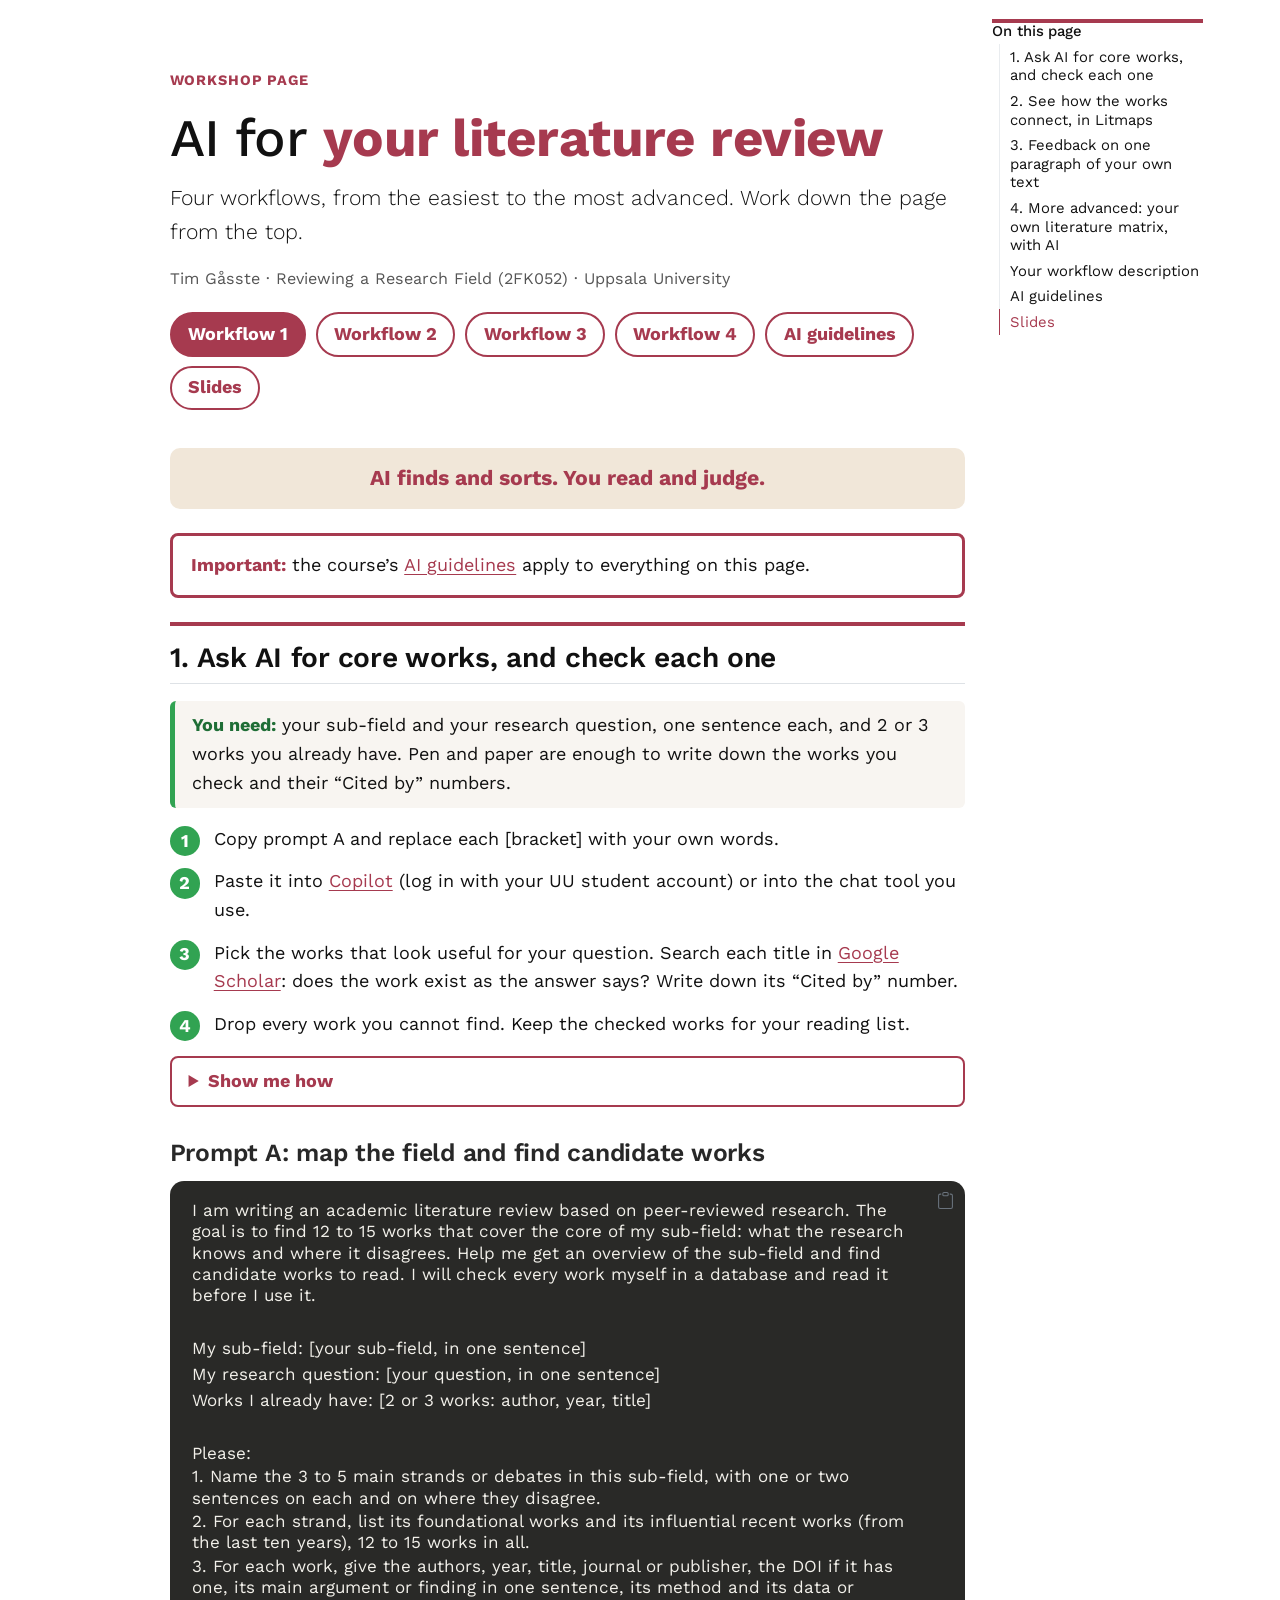
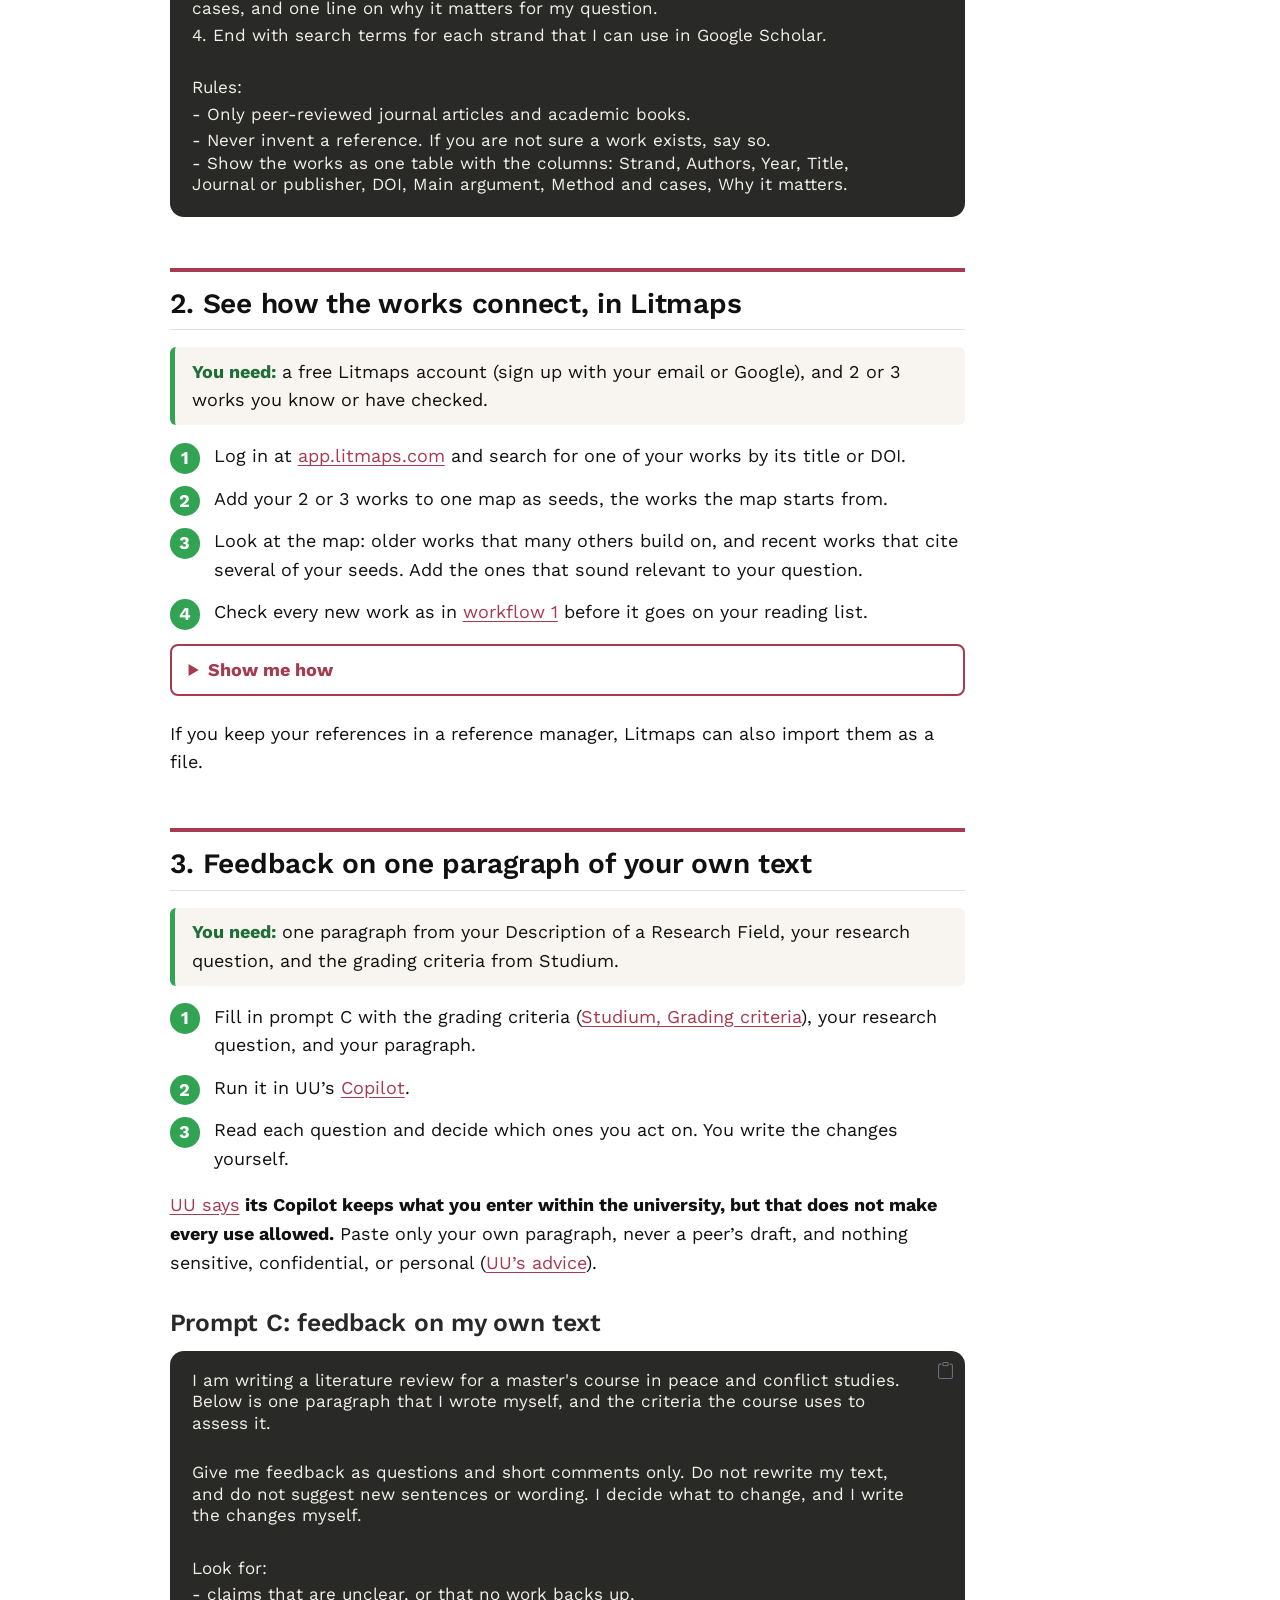
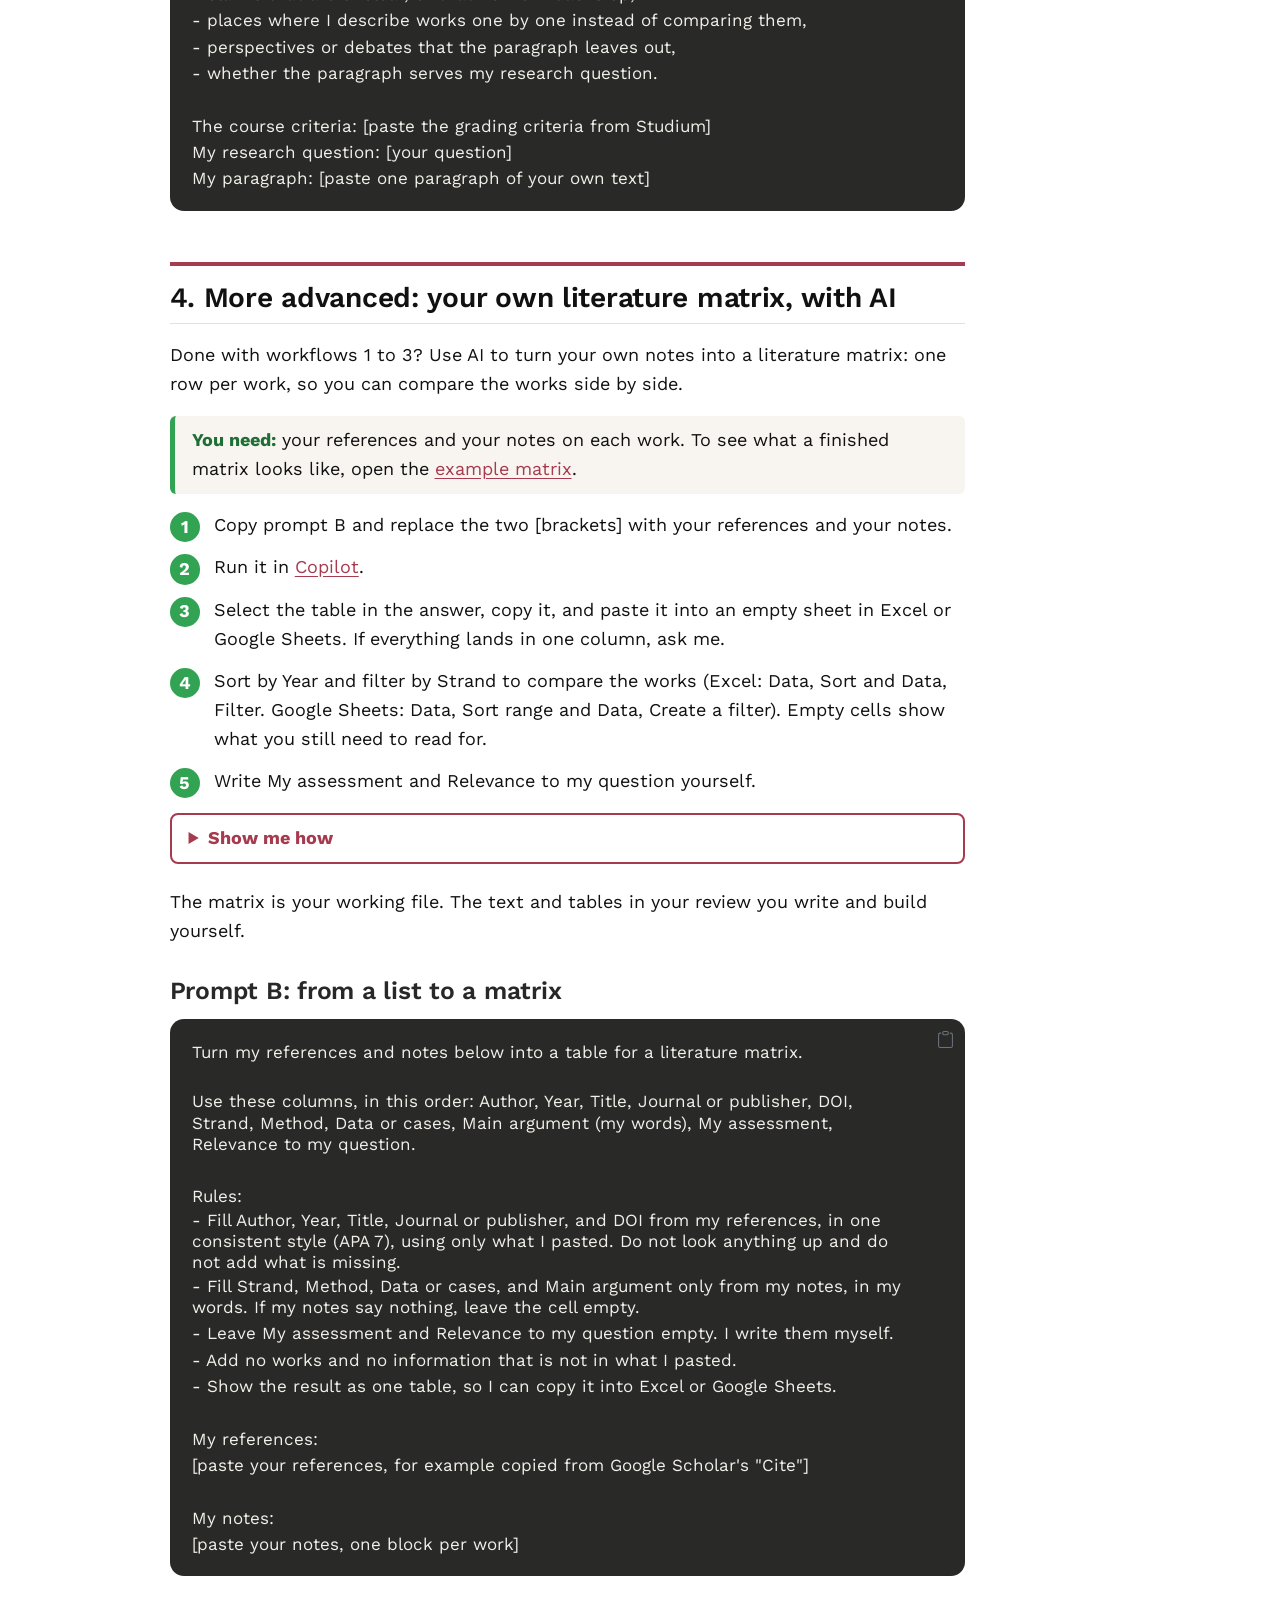
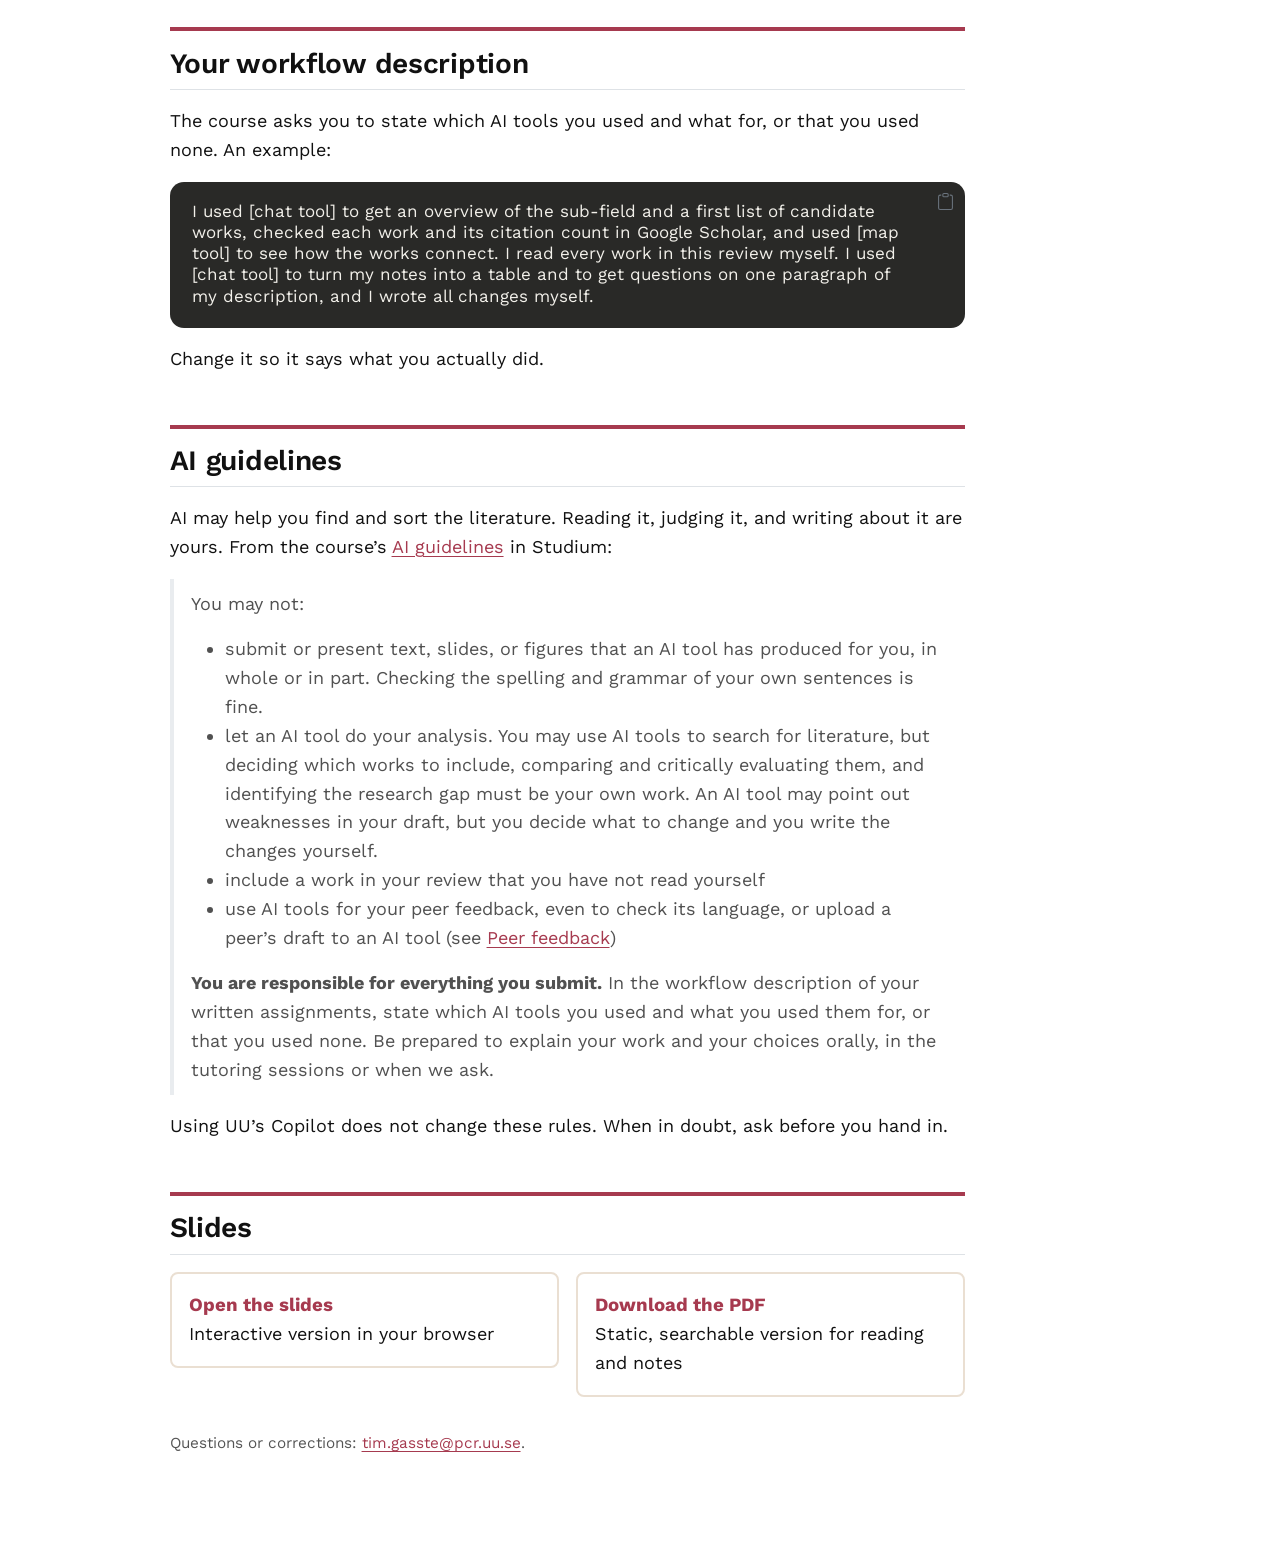
<file: docs/index.html>
<!DOCTYPE html>
<html xmlns="http://www.w3.org/1999/xhtml" lang="en" xml:lang="en"><head>

<meta charset="utf-8">
<meta name="generator" content="quarto-1.11.9">

<meta name="viewport" content="width=device-width, initial-scale=1.0, user-scalable=yes">


<title>AI for your literature review – AI workshop · Reviewing a Research Field</title>
<style>
/* Default styles provided by pandoc.
** See https://pandoc.org/MANUAL.html#variables-for-html for config info.
*/
span.smallcaps{font-variant: small-caps;}
div.columns{display: flex; gap: 1.5em;}
div.column{flex: auto;}
@media screen {
div.columns{gap: min(4vw, 1.5em);}
div.column{overflow-x: auto;}
}
div.hanging-indent{margin-left: 1.5em; text-indent: -1.5em;}
ul.task-list{list-style: none;}
ul.task-list li input[type="checkbox"] {
  width: 0.8em;
  margin: 0 0.8em 0.2em -1em; /* quarto-specific, see https://github.com/quarto-dev/quarto-cli/issues/4556 */ 
  vertical-align: middle;
}
/* CSS for syntax highlighting */
html { -webkit-text-size-adjust: 100%; }
pre > code.sourceCode { white-space: pre; position: relative; }
pre > code.sourceCode > span { display: inline-block; line-height: 1.25; }
pre > code.sourceCode > span:empty { height: 1.2em; }
.sourceCode { overflow: visible; }
code.sourceCode > span { color: inherit; text-decoration: inherit; }
div.sourceCode { margin: 1em 0; }
pre.sourceCode { margin: 0; }
@media screen {
div.sourceCode { overflow: auto; }
}
@media print {
pre > code.sourceCode { white-space: pre-wrap; }
pre > code.sourceCode > span { text-indent: -5em; padding-left: 5em; }
}
pre.numberSource code
  { counter-reset: source-line 0; }
pre.numberSource code > span
  { position: relative; left: -4em; counter-increment: source-line; }
pre.numberSource code > span > a:first-child::before
  { content: counter(source-line);
    position: relative; left: -1em; text-align: right; vertical-align: baseline;
    border: none; display: inline-block;
    -webkit-touch-callout: none; -webkit-user-select: none;
    -khtml-user-select: none; -moz-user-select: none;
    -ms-user-select: none; user-select: none;
    padding: 0 4px; width: 4em;
  }
pre.numberSource { margin-left: 3em;  padding-left: 4px; }
div.sourceCode
  {   }
@media screen {
pre > code.sourceCode > span > a:first-child::before { text-decoration: underline; }
}
</style>


<script src="site_libs/quarto-nav/quarto-nav.js"></script>
<script src="site_libs/clipboard/clipboard.min.js"></script>
<script src="site_libs/quarto-html/quarto.js" type="module"></script>
<script src="site_libs/quarto-html/tabsets/tabsets.js" type="module"></script>
<script src="site_libs/quarto-html/scrollable-regions/scrollable-regions.js" type="module"></script>
<script src="site_libs/quarto-html/popper.min.js"></script>
<script src="site_libs/quarto-html/tippy.umd.min.js"></script>
<script src="site_libs/quarto-html/anchor.min.js"></script>
<link href="site_libs/quarto-html/tippy.css" rel="stylesheet">
<link href="site_libs/quarto-html/quarto-syntax-highlighting-5de16f5e46225c21e2daa90d340bf64f.css" rel="stylesheet" id="quarto-text-highlighting-styles">
<script src="site_libs/bootstrap/bootstrap.min.js"></script>
<link href="site_libs/bootstrap/bootstrap-icons.css" rel="stylesheet">
<link href="site_libs/bootstrap/bootstrap-69ed1a91e5d5b56ee2636c7a17d0eeaf.min.css" rel="stylesheet" append-hash="true" id="quarto-bootstrap" data-mode="light">
<script id="quarto-search-options" type="application/json">{
  "language": {
    "search-no-results-text": "No results",
    "search-matching-documents-text": "matching documents",
    "search-copy-link-title": "Copy link to search",
    "search-hide-matches-text": "Hide additional matches",
    "search-more-match-text": "more match in this document",
    "search-more-matches-text": "more matches in this document",
    "search-clear-button-title": "Clear",
    "search-text-placeholder": "",
    "search-detached-cancel-button-title": "Cancel",
    "search-submit-button-title": "Submit",
    "search-label": "Search"
  }
}</script>
<style>html{ scroll-behavior: smooth; }</style>


<link rel="stylesheet" href="assets/fonts.css">
</head>

<body class="quarto-light"><a id="quarto-skip-link" class="visually-hidden-focusable" href="#quarto-document-content">Skip to main content</a>

<div id="quarto-search-results"></div>
<!-- content -->
<div id="quarto-content" class="quarto-container page-columns page-rows-contents page-layout-article">
<!-- sidebar -->
<!-- margin-sidebar -->
    <div id="quarto-margin-sidebar" class="sidebar margin-sidebar">
        <nav id="TOC" role="doc-toc" aria-labelledby="toc-title" class="toc-active">
    <h2 id="toc-title">On this page</h2>
   
  <ul>
  <li><a href="#workflow-1" id="toc-workflow-1" class="nav-link active" data-scroll-target="#workflow-1">1. Ask AI for core works, and check each one</a></li>
  <li><a href="#workflow-2" id="toc-workflow-2" class="nav-link" data-scroll-target="#workflow-2">2. See how the works connect, in Litmaps</a></li>
  <li><a href="#workflow-3" id="toc-workflow-3" class="nav-link" data-scroll-target="#workflow-3">3. Feedback on one paragraph of your own text</a></li>
  <li><a href="#workflow-4" id="toc-workflow-4" class="nav-link" data-scroll-target="#workflow-4">4. More advanced: your own literature matrix, with AI</a></li>
  <li><a href="#take-home" id="toc-take-home" class="nav-link" data-scroll-target="#take-home">Your workflow description</a></li>
  <li><a href="#rule" id="toc-rule" class="nav-link" data-scroll-target="#rule">AI guidelines</a></li>
  <li><a href="#slides" id="toc-slides" class="nav-link" data-scroll-target="#slides">Slides</a></li>
  </ul>
</nav>
    </div>
<!-- main -->
<main class="content" id="quarto-document-content" tabindex="-1">

<header id="title-block-header" class="quarto-title-block default">
<div class="quarto-title">
<h1 class="title">AI for your literature review</h1>
</div>



<div class="quarto-title-meta">

    
  
    
  </div>
  


</header>


<div class="hero">
<div class="kicker">
<p>Workshop page</p>
</div>
<section id="ai-for-your-literature-review" class="level1">
<h1>AI for <strong>your literature review</strong></h1>
<div class="lead">
<p>Four workflows, from the easiest to the most advanced. Work down the page from the top.</p>
</div>
<div class="byline">
<p>Tim Gåsste · Reviewing a Research Field (2FK052) · Uppsala University</p>
</div>
<div class="jump">
<p><a href="#workflow-1" class="primary">Workflow 1</a> <a href="#workflow-2">Workflow 2</a> <a href="#workflow-3">Workflow 3</a> <a href="#workflow-4">Workflow 4</a> <a href="#rule">AI guidelines</a> <a href="#slides">Slides</a></p>
</div>
</section>
</div>
<div class="idea">
<p><strong>AI finds and sorts. You read and judge.</strong></p>
</div>
<div class="notice">
<p><strong>Important:</strong> the course’s <a href="#rule">AI guidelines</a> apply to everything on this page.</p>
</div>
<section id="workflow-1" class="level2">
<h2 class="anchored" data-anchor-id="workflow-1">1. Ask AI for core works, and check each one</h2>
<div class="need">
<p><strong>You need:</strong> your sub-field and your research question, one sentence each, and 2 or 3 works you already have. Pen and paper are enough to write down the works you check and their “Cited by” numbers.</p>
</div>
<div class="steps">
<ol type="1">
<li>Copy prompt A and replace each [bracket] with your own words.</li>
<li>Paste it into <a href="https://m365.cloud.microsoft/chat">Copilot</a> (log in with your UU student account) or into the chat tool you use.</li>
<li>Pick the works that look useful for your question. Search each title in <a href="https://scholar.google.com">Google Scholar</a>: does the work exist as the answer says? Write down its “Cited by” number.</li>
<li>Drop every work you cannot find. Keep the checked works for your reading list.</li>
</ol>
</div>
<details class="howto">
<summary>
Show me how
</summary>
<div class="quarto-figure quarto-figure-center">
<figure class="figure">
<p><img src="assets/howto/copilot-1-paste.png" class="img-fluid figure-img" alt="Copilot with a new chat, the prompt pasted in the box, and the send button marked"></p>
<figcaption>Start a new chat, paste the prompt, and send.</figcaption>
</figure>
</div>
<div class="quarto-figure quarto-figure-center">
<figure class="figure">
<p><img src="assets/howto/copilot-2-answer.png" class="img-fluid figure-img" alt="Copilot's answer: a table whose first columns are Strand, Authors, Year, and Title, the Title column marked, and an arrow to scroll right for more columns"></p>
<figcaption>Part of the answer is a table of works. Search each title in Google Scholar.</figcaption>
</figure>
</div>
</details>
<section id="prompt-a" class="level3 unlisted">
<h3 class="unlisted anchored" data-anchor-id="prompt-a">Prompt A: map the field and find candidate works</h3>
<div class="code-copy-outer-scaffold"><div class="sourceCode" id="cb1"><pre class="sourceCode markdown prompt code-with-copy"><code class="sourceCode markdown"><span id="cb1-1"><a href="#cb1-1" aria-hidden="true" tabindex="-1"></a>I am writing an academic literature review based on peer-reviewed research. The goal is to find 12 to 15 works that cover the core of my sub-field: what the research knows and where it disagrees. Help me get an overview of the sub-field and find candidate works to read. I will check every work myself in a database and read it before I use it.</span>
<span id="cb1-2"><a href="#cb1-2" aria-hidden="true" tabindex="-1"></a></span>
<span id="cb1-3"><a href="#cb1-3" aria-hidden="true" tabindex="-1"></a>My sub-field: <span class="co">[</span><span class="ot">your sub-field, in one sentence</span><span class="co">]</span></span>
<span id="cb1-4"><a href="#cb1-4" aria-hidden="true" tabindex="-1"></a>My research question: <span class="co">[</span><span class="ot">your question, in one sentence</span><span class="co">]</span></span>
<span id="cb1-5"><a href="#cb1-5" aria-hidden="true" tabindex="-1"></a>Works I already have: <span class="co">[</span><span class="ot">2 or 3 works: author, year, title</span><span class="co">]</span></span>
<span id="cb1-6"><a href="#cb1-6" aria-hidden="true" tabindex="-1"></a></span>
<span id="cb1-7"><a href="#cb1-7" aria-hidden="true" tabindex="-1"></a>Please:</span>
<span id="cb1-8"><a href="#cb1-8" aria-hidden="true" tabindex="-1"></a><span class="ss">1. </span>Name the 3 to 5 main strands or debates in this sub-field, with one or two sentences on each and on where they disagree.</span>
<span id="cb1-9"><a href="#cb1-9" aria-hidden="true" tabindex="-1"></a><span class="ss">2. </span>For each strand, list its foundational works and its influential recent works (from the last ten years), 12 to 15 works in all.</span>
<span id="cb1-10"><a href="#cb1-10" aria-hidden="true" tabindex="-1"></a><span class="ss">3. </span>For each work, give the authors, year, title, journal or publisher, the DOI if it has one, its main argument or finding in one sentence, its method and its data or cases, and one line on why it matters for my question.</span>
<span id="cb1-11"><a href="#cb1-11" aria-hidden="true" tabindex="-1"></a><span class="ss">4. </span>End with search terms for each strand that I can use in Google Scholar.</span>
<span id="cb1-12"><a href="#cb1-12" aria-hidden="true" tabindex="-1"></a></span>
<span id="cb1-13"><a href="#cb1-13" aria-hidden="true" tabindex="-1"></a>Rules:</span>
<span id="cb1-14"><a href="#cb1-14" aria-hidden="true" tabindex="-1"></a><span class="ss">- </span>Only peer-reviewed journal articles and academic books.</span>
<span id="cb1-15"><a href="#cb1-15" aria-hidden="true" tabindex="-1"></a><span class="ss">- </span>Never invent a reference. If you are not sure a work exists, say so.</span>
<span id="cb1-16"><a href="#cb1-16" aria-hidden="true" tabindex="-1"></a><span class="ss">- </span>Show the works as one table with the columns: Strand, Authors, Year, Title, Journal or publisher, DOI, Main argument, Method and cases, Why it matters.</span></code></pre></div><button title="Copy to Clipboard" class="code-copy-button"><i class="bi"></i></button></div>
</section>
</section>
<section id="workflow-2" class="level2">
<h2 class="anchored" data-anchor-id="workflow-2">2. See how the works connect, in Litmaps</h2>
<div class="need">
<p><strong>You need:</strong> a free Litmaps account (sign up with your email or Google), and 2 or 3 works you know or have checked.</p>
</div>
<div class="steps">
<ol type="1">
<li>Log in at <a href="https://app.litmaps.com/">app.litmaps.com</a> and search for one of your works by its title or DOI.</li>
<li>Add your 2 or 3 works to one map as seeds, the works the map starts from.</li>
<li>Look at the map: older works that many others build on, and recent works that cite several of your seeds. Add the ones that sound relevant to your question.</li>
<li>Check every new work as in <a href="#workflow-1">workflow 1</a> before it goes on your reading list.</li>
</ol>
</div>
<details class="howto">
<summary>
Show me how
</summary>
<div class="quarto-figure quarto-figure-center">
<figure class="figure">
<p><img src="assets/howto/litmaps-1-search.png" class="img-fluid figure-img" alt="Litmaps search results with the search box and the tick boxes of two works marked"></p>
<figcaption>Search for your work by its title, and tick your 2 or 3 works. Then add them to one map.</figcaption>
</figure>
</div>
<div class="quarto-figure quarto-figure-center">
<figure class="figure">
<p><img src="assets/howto/litmaps-2-map.png" class="img-fluid figure-img" alt="A Litmaps map with dark dots for the works on it, one marked, and an open circle in the blue ring marked"></p>
<figcaption>Your map: your works are the dark dots, suggestions are the open circles in the blue ring.</figcaption>
</figure>
</div>
<div class="quarto-figure quarto-figure-center">
<figure class="figure">
<p><img src="assets/howto/litmaps-3-add.png" class="img-fluid figure-img" alt="Litmaps with a suggestion selected on the map and its Add to Litmap button marked"></p>
<figcaption>Click a suggestion to read about it, then Add to Litmap. Check it first, as in workflow 1: this one is a 1994 book review in Contemporary Sociology, not Gambetta’s book itself.</figcaption>
</figure>
</div>
</details>
<p>If you keep your references in a reference manager, Litmaps can also import them as a file.</p>
</section>
<section id="workflow-3" class="level2">
<h2 class="anchored" data-anchor-id="workflow-3">3. Feedback on one paragraph of your own text</h2>
<div class="need">
<p><strong>You need:</strong> one paragraph from your Description of a Research Field, your research question, and the grading criteria from Studium.</p>
</div>
<div class="steps">
<ol type="1">
<li>Fill in prompt C with the grading criteria (<a href="https://uppsala.instructure.com/courses/121481/pages/grading-criteria">Studium, Grading criteria</a>), your research question, and your paragraph.</li>
<li>Run it in UU’s <a href="https://m365.cloud.microsoft/chat">Copilot</a>.</li>
<li>Read each question and decide which ones you act on. You write the changes yourself.</li>
</ol>
</div>
<p><strong><a href="https://www.uu.se/en/students/it-for-students/software/ai-tool">UU says</a> its Copilot keeps what you enter within the university, but that does not make every use allowed.</strong> Paste only your own paragraph, never a peer’s draft, and nothing sensitive, confidential, or personal (<a href="https://www.uu.se/en/students/it-for-students/generative-ai-and-studies">UU’s advice</a>).</p>
<section id="prompt-c" class="level3 unlisted">
<h3 class="unlisted anchored" data-anchor-id="prompt-c">Prompt C: feedback on my own text</h3>
<div class="code-copy-outer-scaffold"><div class="sourceCode" id="cb2"><pre class="sourceCode markdown prompt code-with-copy"><code class="sourceCode markdown"><span id="cb2-1"><a href="#cb2-1" aria-hidden="true" tabindex="-1"></a>I am writing a literature review for a master's course in peace and conflict studies. Below is one paragraph that I wrote myself, and the criteria the course uses to assess it.</span>
<span id="cb2-2"><a href="#cb2-2" aria-hidden="true" tabindex="-1"></a></span>
<span id="cb2-3"><a href="#cb2-3" aria-hidden="true" tabindex="-1"></a>Give me feedback as questions and short comments only. Do not rewrite my text, and do not suggest new sentences or wording. I decide what to change, and I write the changes myself.</span>
<span id="cb2-4"><a href="#cb2-4" aria-hidden="true" tabindex="-1"></a></span>
<span id="cb2-5"><a href="#cb2-5" aria-hidden="true" tabindex="-1"></a>Look for:</span>
<span id="cb2-6"><a href="#cb2-6" aria-hidden="true" tabindex="-1"></a><span class="ss">- </span>claims that are unclear, or that no work backs up,</span>
<span id="cb2-7"><a href="#cb2-7" aria-hidden="true" tabindex="-1"></a><span class="ss">- </span>places where I describe works one by one instead of comparing them,</span>
<span id="cb2-8"><a href="#cb2-8" aria-hidden="true" tabindex="-1"></a><span class="ss">- </span>perspectives or debates that the paragraph leaves out,</span>
<span id="cb2-9"><a href="#cb2-9" aria-hidden="true" tabindex="-1"></a><span class="ss">- </span>whether the paragraph serves my research question.</span>
<span id="cb2-10"><a href="#cb2-10" aria-hidden="true" tabindex="-1"></a></span>
<span id="cb2-11"><a href="#cb2-11" aria-hidden="true" tabindex="-1"></a>The course criteria: <span class="co">[</span><span class="ot">paste the grading criteria from Studium</span><span class="co">]</span></span>
<span id="cb2-12"><a href="#cb2-12" aria-hidden="true" tabindex="-1"></a>My research question: <span class="co">[</span><span class="ot">your question</span><span class="co">]</span></span>
<span id="cb2-13"><a href="#cb2-13" aria-hidden="true" tabindex="-1"></a>My paragraph: <span class="co">[</span><span class="ot">paste one paragraph of your own text</span><span class="co">]</span></span></code></pre></div><button title="Copy to Clipboard" class="code-copy-button"><i class="bi"></i></button></div>
</section>
</section>
<section id="workflow-4" class="level2">
<h2 class="anchored" data-anchor-id="workflow-4">4. More advanced: your own literature matrix, with AI</h2>
<p>Done with workflows 1 to 3? Use AI to turn your own notes into a literature matrix: one row per work, so you can compare the works side by side.</p>
<div class="need">
<p><strong>You need:</strong> your references and your notes on each work. To see what a finished matrix looks like, open the <a href="downloads/literature-matrix-criminal-governance.xlsx">example matrix</a>.</p>
</div>
<div class="steps">
<ol type="1">
<li>Copy prompt B and replace the two [brackets] with your references and your notes.</li>
<li>Run it in <a href="https://m365.cloud.microsoft/chat">Copilot</a>.</li>
<li>Select the table in the answer, copy it, and paste it into an empty sheet in Excel or Google Sheets. If everything lands in one column, ask me.</li>
<li>Sort by Year and filter by Strand to compare the works (Excel: Data, Sort and Data, Filter. Google Sheets: Data, Sort range and Data, Create a filter). Empty cells show what you still need to read for.</li>
<li>Write My assessment and Relevance to my question yourself.</li>
</ol>
</div>
<details class="howto">
<summary>
Show me how
</summary>
<div class="quarto-figure quarto-figure-center">
<figure class="figure">
<p><img src="assets/howto/excel-1-paste.png" class="img-fluid figure-img" alt="Excel with the pasted table, cell A1 marked, and every column in its own column"></p>
<figcaption>Copy the table from Copilot’s answer, click cell A1 in an empty sheet, and paste. Long text runs on over empty cells. Click a cell to see what it holds.</figcaption>
</figure>
</div>
</details>
<p>The matrix is your working file. The text and tables in your review you write and build yourself.</p>
<section id="prompt-b" class="level3 unlisted">
<h3 class="unlisted anchored" data-anchor-id="prompt-b">Prompt B: from a list to a matrix</h3>
<div class="code-copy-outer-scaffold"><div class="sourceCode" id="cb3"><pre class="sourceCode markdown prompt code-with-copy"><code class="sourceCode markdown"><span id="cb3-1"><a href="#cb3-1" aria-hidden="true" tabindex="-1"></a>Turn my references and notes below into a table for a literature matrix.</span>
<span id="cb3-2"><a href="#cb3-2" aria-hidden="true" tabindex="-1"></a></span>
<span id="cb3-3"><a href="#cb3-3" aria-hidden="true" tabindex="-1"></a>Use these columns, in this order: Author, Year, Title, Journal or publisher, DOI, Strand, Method, Data or cases, Main argument (my words), My assessment, Relevance to my question.</span>
<span id="cb3-4"><a href="#cb3-4" aria-hidden="true" tabindex="-1"></a></span>
<span id="cb3-5"><a href="#cb3-5" aria-hidden="true" tabindex="-1"></a>Rules:</span>
<span id="cb3-6"><a href="#cb3-6" aria-hidden="true" tabindex="-1"></a><span class="ss">- </span>Fill Author, Year, Title, Journal or publisher, and DOI from my references, in one consistent style (APA 7), using only what I pasted. Do not look anything up and do not add what is missing.</span>
<span id="cb3-7"><a href="#cb3-7" aria-hidden="true" tabindex="-1"></a><span class="ss">- </span>Fill Strand, Method, Data or cases, and Main argument only from my notes, in my words. If my notes say nothing, leave the cell empty.</span>
<span id="cb3-8"><a href="#cb3-8" aria-hidden="true" tabindex="-1"></a><span class="ss">- </span>Leave My assessment and Relevance to my question empty. I write them myself.</span>
<span id="cb3-9"><a href="#cb3-9" aria-hidden="true" tabindex="-1"></a><span class="ss">- </span>Add no works and no information that is not in what I pasted.</span>
<span id="cb3-10"><a href="#cb3-10" aria-hidden="true" tabindex="-1"></a><span class="ss">- </span>Show the result as one table, so I can copy it into Excel or Google Sheets.</span>
<span id="cb3-11"><a href="#cb3-11" aria-hidden="true" tabindex="-1"></a></span>
<span id="cb3-12"><a href="#cb3-12" aria-hidden="true" tabindex="-1"></a>My references:</span>
<span id="cb3-13"><a href="#cb3-13" aria-hidden="true" tabindex="-1"></a><span class="co">[</span><span class="ot">paste your references, for example copied from Google Scholar's "Cite"</span><span class="co">]</span></span>
<span id="cb3-14"><a href="#cb3-14" aria-hidden="true" tabindex="-1"></a></span>
<span id="cb3-15"><a href="#cb3-15" aria-hidden="true" tabindex="-1"></a>My notes:</span>
<span id="cb3-16"><a href="#cb3-16" aria-hidden="true" tabindex="-1"></a><span class="co">[</span><span class="ot">paste your notes, one block per work</span><span class="co">]</span></span></code></pre></div><button title="Copy to Clipboard" class="code-copy-button"><i class="bi"></i></button></div>
</section>
</section>
<section id="take-home" class="level2">
<h2 class="anchored" data-anchor-id="take-home">Your workflow description</h2>
<p>The course asks you to state which AI tools you used and what for, or that you used none. An example:</p>
<div class="code-copy-outer-scaffold"><div class="sourceCode" id="cb4"><pre class="sourceCode markdown prompt code-with-copy"><code class="sourceCode markdown"><span id="cb4-1"><a href="#cb4-1" aria-hidden="true" tabindex="-1"></a>I used <span class="co">[</span><span class="ot">chat tool</span><span class="co">]</span> to get an overview of the sub-field and a first list of candidate works, checked each work and its citation count in Google Scholar, and used <span class="co">[</span><span class="ot">map tool</span><span class="co">]</span> to see how the works connect. I read every work in this review myself. I used <span class="co">[</span><span class="ot">chat tool</span><span class="co">]</span> to turn my notes into a table and to get questions on one paragraph of my description, and I wrote all changes myself.</span></code></pre></div><button title="Copy to Clipboard" class="code-copy-button"><i class="bi"></i></button></div>
<p>Change it so it says what you actually did.</p>
</section>
<section id="rule" class="level2">
<h2 class="anchored" data-anchor-id="rule">AI guidelines</h2>
<p>AI may help you find and sort the literature. Reading it, judging it, and writing about it are yours. From the course’s <a href="https://uppsala.instructure.com/courses/121481/pages/ai-guidelines">AI guidelines</a> in Studium:</p>
<blockquote class="blockquote">
<p>You may not:</p>
<ul>
<li>submit or present text, slides, or figures that an AI tool has produced for you, in whole or in part. Checking the spelling and grammar of your own sentences is fine.</li>
<li>let an AI tool do your analysis. You may use AI tools to search for literature, but deciding which works to include, comparing and critically evaluating them, and identifying the research gap must be your own work. An AI tool may point out weaknesses in your draft, but you decide what to change and you write the changes yourself.</li>
<li>include a work in your review that you have not read yourself</li>
<li>use AI tools for your peer feedback, even to check its language, or upload a peer’s draft to an AI tool (see <a href="https://uppsala.instructure.com/courses/121481/assignments/408911">Peer feedback</a>)</li>
</ul>
<p><strong>You are responsible for everything you submit.</strong> In the workflow description of your written assignments, state which AI tools you used and what you used them for, or that you used none. Be prepared to explain your work and your choices orally, in the tutoring sessions or when we ask.</p>
</blockquote>
<p>Using UU’s Copilot does not change these rules. When in doubt, ask before you hand in.</p>
</section>
<section id="slides" class="level2">
<h2 class="anchored" data-anchor-id="slides">Slides</h2>
<div class="slides-card">
<p><a href="slides/index.html"><strong>Open the slides</strong> Interactive version in your browser</a></p>
<p><a href="downloads/rrf-ai-workshop-slides.pdf"><strong>Download the PDF</strong> Static, searchable version for reading and notes</a></p>
</div>
<div class="small">
<p>Questions or corrections: <a href="mailto:tim.gasste@pcr.uu.se">tim.gasste@pcr.uu.se</a>.</p>
</div>


</section>

</main> <!-- /main -->
<script id="quarto-html-after-body" type="application/javascript">
  window.document.addEventListener("DOMContentLoaded", function (event) {
    const icon = "";
    const anchorJS = new window.AnchorJS();
    anchorJS.options = {
      placement: 'right',
      icon: icon
    };
    anchorJS.add('.anchored');
    const isCodeAnnotation = (el) => {
      for (const clz of el.classList) {
        if (clz.startsWith('code-annotation-')) {                     
          return true;
        }
      }
      return false;
    }
    const onCopySuccess = function(e) {
      // button target
      const button = e.trigger;
      // don't keep focus
      button.blur();
      // flash "checked"
      button.classList.add('code-copy-button-checked');
      var currentTitle = button.getAttribute("title");
      button.setAttribute("title", "Copied!");
      let tooltip;
      if (window.bootstrap) {
        button.setAttribute("data-bs-toggle", "tooltip");
        button.setAttribute("data-bs-placement", "left");
        button.setAttribute("data-bs-title", "Copied!");
        tooltip = new bootstrap.Tooltip(button, 
          { trigger: "manual", 
            customClass: "code-copy-button-tooltip",
            offset: [0, -8]});
        tooltip.show();    
      }
      setTimeout(function() {
        if (tooltip) {
          tooltip.hide();
          button.removeAttribute("data-bs-title");
          button.removeAttribute("data-bs-toggle");
          button.removeAttribute("data-bs-placement");
        }
        button.setAttribute("title", currentTitle);
        button.classList.remove('code-copy-button-checked');
      }, 1000);
      // clear code selection
      e.clearSelection();
    }
    const getTextToCopy = function(trigger) {
      const outerScaffold = trigger.parentElement.cloneNode(true);
      const codeEl = outerScaffold.querySelector('code');
      for (const childEl of codeEl.children) {
        if (isCodeAnnotation(childEl)) {
          childEl.remove();
        }
      }
      return codeEl.innerText;
    }
    const clipboard = new window.ClipboardJS('.code-copy-button:not([data-in-quarto-modal])', {
      text: getTextToCopy
    });
    clipboard.on('success', onCopySuccess);
    if (window.document.getElementById('quarto-embedded-source-code-modal')) {
      const clipboardModal = new window.ClipboardJS('.code-copy-button[data-in-quarto-modal]', {
        text: getTextToCopy,
        container: window.document.getElementById('quarto-embedded-source-code-modal')
      });
      clipboardModal.on('success', onCopySuccess);
    }
      var localhostRegex = new RegExp(/^(?:http|https):\/\/localhost\:?[0-9]*\//);
      var mailtoRegex = new RegExp(/^mailto:/);
        var filterRegex = new RegExp("https:\/\/timgasste\.github\.io\/rrf-ai\/");
      var isInternal = (href) => {
          return filterRegex.test(href) || localhostRegex.test(href) || mailtoRegex.test(href);
      }
      // Inspect non-navigation links and adorn them if external
      window.quartoDecorateExternalLinks = function (root) {
     var links = (root || window.document).querySelectorAll('a[href]:not(.nav-link):not(.navbar-brand):not(.toc-action):not(.sidebar-link):not(.sidebar-item-toggle):not(.pagination-link):not(.no-external):not([aria-hidden]):not(.dropdown-item):not(.quarto-navigation-tool):not(.about-link)');
      for (var i=0; i<links.length; i++) {
        const link = links[i];
        if (!isInternal(link.href)) {
          // undo the damage that might have been done by quarto-nav.js in the case of
          // links that we want to consider external
          if (link.dataset.originalHref !== undefined) {
            link.href = link.dataset.originalHref;
          }
          if (!link.classList.contains('no-external-icon')) {
          }
        }
      }
      };
      window.quartoDecorateExternalLinks(window.document);
    // Esc closes the popup (WCAG 1.4.13) and focus leaving both trigger and
    // popup closes it (WCAG 2.4.11); tippy handles neither for interactive popups.
    const hideOnEscAndFocusOut = {
      name: 'hideOnEscAndFocusOut',
      defaultValue: true,
      fn(instance) {
        const dismiss = () => {
          // A show scheduled by the trigger delay would otherwise reopen it
          instance.clearDelayTimeouts();
          instance.hide();
        };
        const onKeyDown = (event) => {
          if (event.key !== 'Escape') {
            return;
          }
          // Keep Esc from also reaching page handlers (e.g. reveal.js overview),
          // except an open reveal.js slide menu, which Esc should close too.
          // The menu handles keys only when its keyboard option is on.
          const menuHandlesEsc = window.Reveal?.getPlugin?.('menu')?.isOpen() &&
            window.Reveal.getConfig().menu?.keyboard !== false;
          if (!menuHandlesEsc) {
            event.stopPropagation();
          }
          if (instance.popper.contains(window.document.activeElement)) {
            // Disabled while refocusing so the focus trigger does not reopen it
            instance.disable();
            instance.reference.focus();
            instance.enable();
          }
          dismiss();
        };
        const onFocusOut = (event) => {
          const target = event.relatedTarget;
          if (target && !instance.reference.contains(target) &&
              !instance.popper.contains(target)) {
            dismiss();
          }
        };
        // On the trigger too: a click trigger (code-annotations: select) has no
        // blur handling. Attached for the instance's lifetime so leaving the
        // trigger also cancels a show still pending on the trigger delay.
        instance.reference.addEventListener('focusout', onFocusOut);
        return {
          onShow() {
            window.document.addEventListener('keydown', onKeyDown, true);
            instance.popper.addEventListener('focusout', onFocusOut);
          },
          onHide() {
            window.document.removeEventListener('keydown', onKeyDown, true);
            instance.popper.removeEventListener('focusout', onFocusOut);
          },
          onDestroy() {
            instance.reference.removeEventListener('focusout', onFocusOut);
          },
        };
      },
    };
    function tippyHover(el, contentFn, onTriggerFn, onUntriggerFn) {
      const config = {
        allowHTML: true,
        maxWidth: 500,
        delay: 100,
        arrow: false,
        appendTo: function(el) {
            return el.parentElement;
        },
        interactive: true,
        interactiveBorder: 10,
        theme: 'quarto',
        placement: 'bottom-start',
        plugins: [hideOnEscAndFocusOut],
      };
      if (contentFn) {
        config.content = contentFn;
      }
      if (onTriggerFn) {
        config.onTrigger = onTriggerFn;
      }
      if (onUntriggerFn) {
        config.onUntrigger = onUntriggerFn;
      }
      window.tippy(el, config); 
    }
    const noterefs = window.document.querySelectorAll('a[role="doc-noteref"]');
    for (var i=0; i<noterefs.length; i++) {
      const ref = noterefs[i];
      tippyHover(ref, function() {
        // use id or data attribute instead here
        let href = ref.getAttribute('data-footnote-href') || ref.getAttribute('href');
        try { href = new URL(href).hash; } catch {}
        const id = href.replace(/^#\/?/, "");
        const note = window.document.getElementById(id);
        if (note) {
          return note.innerHTML;
        } else {
          return "";
        }
      });
    }
    const xrefs = window.document.querySelectorAll('a.quarto-xref');
    const processXRef = (id, note) => {
      // Strip column container classes
      const stripColumnClz = (el) => {
        el.classList.remove("page-full", "page-columns");
        if (el.children) {
          for (const child of el.children) {
            stripColumnClz(child);
          }
        }
      }
      stripColumnClz(note)
      if (id === null || id.startsWith('sec-')) {
        // Special case sections, only their first couple elements
        const container = document.createElement("div");
        if (note.children && note.children.length > 2) {
          container.appendChild(note.children[0].cloneNode(true));
          for (let i = 1; i < note.children.length; i++) {
            const child = note.children[i];
            if (child.tagName === "P" && child.innerText === "") {
              continue;
            } else {
              container.appendChild(child.cloneNode(true));
              break;
            }
          }
          if (window.Quarto?.typesetMath) {
            window.Quarto.typesetMath(container);
          }
          return container.innerHTML
        } else {
          if (window.Quarto?.typesetMath) {
            window.Quarto.typesetMath(note);
          }
          return note.innerHTML;
        }
      } else {
        // Remove any anchor links if they are present
        const anchorLink = note.querySelector('a.anchorjs-link');
        if (anchorLink) {
          anchorLink.remove();
        }
        if (window.Quarto?.typesetMath) {
          window.Quarto.typesetMath(note);
        }
        if (note.classList.contains("callout")) {
          return note.outerHTML;
        } else {
          return note.innerHTML;
        }
      }
    }
    for (var i=0; i<xrefs.length; i++) {
      const xref = xrefs[i];
      tippyHover(xref, undefined, function(instance) {
        instance.disable();
        let url = xref.getAttribute('href');
        let hash = undefined; 
        if (url.startsWith('#')) {
          hash = url;
        } else {
          try { hash = new URL(url).hash; } catch {}
        }
        if (hash) {
          const id = hash.replace(/^#\/?/, "");
          const note = window.document.getElementById(id);
          if (note !== null) {
            try {
              const html = processXRef(id, note.cloneNode(true));
              instance.setContent(html);
            } finally {
              instance.enable();
              instance.show();
            }
          } else {
            // See if we can fetch this
            fetch(url.split('#')[0])
            .then(res => res.text())
            .then(html => {
              const parser = new DOMParser();
              const htmlDoc = parser.parseFromString(html, "text/html");
              const note = htmlDoc.getElementById(id);
              if (note !== null) {
                const html = processXRef(id, note);
                instance.setContent(html);
              } 
            }).finally(() => {
              instance.enable();
              instance.show();
            });
          }
        } else {
          // See if we can fetch a full url (with no hash to target)
          // This is a special case and we should probably do some content thinning / targeting
          fetch(url)
          .then(res => res.text())
          .then(html => {
            const parser = new DOMParser();
            const htmlDoc = parser.parseFromString(html, "text/html");
            const note = htmlDoc.querySelector('main.content');
            if (note !== null) {
              // This should only happen for chapter cross references
              // (since there is no id in the URL)
              // remove the first header
              if (note.children.length > 0 && note.children[0].tagName === "HEADER") {
                note.children[0].remove();
              }
              const html = processXRef(null, note);
              instance.setContent(html);
            } 
          }).finally(() => {
            instance.enable();
            instance.show();
          });
        }
      }, function(instance) {
      });
    }
        let selectedAnnoteEl;
        const selectorForAnnotation = ( cell, annotation) => {
          let cellAttr = 'data-code-cell="' + cell + '"';
          let lineAttr = 'data-code-annotation="' +  annotation + '"';
          const selector = 'span[' + cellAttr + '][' + lineAttr + ']';
          return selector;
        }
        const selectCodeLines = (annoteEl) => {
          const doc = window.document;
          const targetCell = annoteEl.getAttribute("data-target-cell");
          const targetAnnotation = annoteEl.getAttribute("data-target-annotation");
          const annoteSpan = window.document.querySelector(selectorForAnnotation(targetCell, targetAnnotation));
          const lines = annoteSpan.getAttribute("data-code-lines").split(",");
          const lineIds = lines.map((line) => {
            return targetCell + "-" + line;
          })
          // Each band is positioned against its own containing block, which is
          // not the offsetParent of the lines, so place it from client rects.
          const placeBand = (band, firstEl, lastEl, codeBlock) => {
            const container = band.offsetParent;
            if (container === null) {
              return;
            }
            const containerRect = container.getBoundingClientRect();
            // Reveal.js scales slides with a transform, so convert client
            // pixels back to the CSS pixels of the container.
            const scale = containerRect.height / container.offsetHeight || 1;
            const firstRect = firstEl.getBoundingClientRect();
            const lastRect = lastEl.getBoundingClientRect();
            const top = (firstRect.top - containerRect.top) / scale - container.clientTop + container.scrollTop;
            const height = (lastRect.bottom - firstRect.top) / scale;
            band.style.top = top - 2 + "px";
            band.style.height = height + 4 + "px";
            if (codeBlock) {
              // Without the copy button wrapper, the containing block is wider
              // than the code block, so span the code block explicitly.
              const blockRect = codeBlock.getBoundingClientRect();
              band.style.left = (blockRect.left - containerRect.left) / scale - container.clientLeft + container.scrollLeft + "px";
              band.style.width = blockRect.width / scale + "px";
            }
          };
          if (lineIds.length > 0) {
            const el = window.document.getElementById(lineIds[0]);
            const lastEl = window.document.getElementById(lineIds[lineIds.length - 1]);
            const parent = el.parentElement.parentElement;
            // cook up a div (if necessary) and position it
            let div = window.document.getElementById("code-annotation-line-highlight");
            if (div === null) {
              div = window.document.createElement("div");
              div.setAttribute("id", "code-annotation-line-highlight");
              div.style.position = 'absolute';
              parent.appendChild(div);
            }
            placeBand(div, el, lastEl, parent.closest("div.sourceCode") || parent);
            let gutterDiv = window.document.getElementById("code-annotation-line-highlight-gutter");
            if (gutterDiv === null) {
              gutterDiv = window.document.createElement("div");
              gutterDiv.setAttribute("id", "code-annotation-line-highlight-gutter");
              gutterDiv.style.position = 'absolute';
              const codeCell = window.document.getElementById(targetCell);
              const gutter = codeCell.querySelector('.code-annotation-gutter');
              gutter.appendChild(gutterDiv);
            }
            placeBand(gutterDiv, el, lastEl);
            selectedAnnoteEl = annoteEl;
          }
        };
        const unselectCodeLines = () => {
          const elementsIds = ["code-annotation-line-highlight", "code-annotation-line-highlight-gutter"];
          elementsIds.forEach((elId) => {
            const div = window.document.getElementById(elId);
            if (div) {
              div.remove();
            }
          });
          selectedAnnoteEl = undefined;
        };
          // Handle positioning of the toggle
      window.addEventListener(
        "resize",
        throttle(() => {
          elRect = undefined;
          if (selectedAnnoteEl) {
            selectCodeLines(selectedAnnoteEl);
          }
        }, 10)
      );
      function throttle(fn, ms) {
      let throttle = false;
      let timer;
        return (...args) => {
          if(!throttle) { // first call gets through
              fn.apply(this, args);
              throttle = true;
          } else { // all the others get throttled
              if(timer) clearTimeout(timer); // cancel #2
              timer = setTimeout(() => {
                fn.apply(this, args);
                timer = throttle = false;
              }, ms);
          }
        };
      }
        // Attach click handler to the DT
        const annoteDls = window.document.querySelectorAll('dt[data-target-cell]');
        for (const annoteDlNode of annoteDls) {
          annoteDlNode.addEventListener('click', (event) => {
            const clickedEl = event.target;
            if (clickedEl !== selectedAnnoteEl) {
              unselectCodeLines();
              const activeEl = window.document.querySelector('dt[data-target-cell].code-annotation-active');
              if (activeEl) {
                activeEl.classList.remove('code-annotation-active');
              }
              selectCodeLines(clickedEl);
              clickedEl.classList.add('code-annotation-active');
            } else {
              // Unselect the line
              unselectCodeLines();
              clickedEl.classList.remove('code-annotation-active');
            }
          });
        }
    const findCites = (el) => {
      const parentEl = el.parentElement;
      if (parentEl) {
        const cites = parentEl.dataset.cites;
        if (cites) {
          return {
            el,
            cites: cites.split(' ')
          };
        } else {
          return findCites(el.parentElement)
        }
      } else {
        return undefined;
      }
    };
    var bibliorefs = window.document.querySelectorAll('a[role="doc-biblioref"]');
    for (var i=0; i<bibliorefs.length; i++) {
      const ref = bibliorefs[i];
      const citeInfo = findCites(ref);
      if (citeInfo) {
        tippyHover(citeInfo.el, function() {
          var popup = window.document.createElement('div');
          citeInfo.cites.forEach(function(cite) {
            var citeDiv = window.document.createElement('div');
            citeDiv.classList.add('hanging-indent');
            citeDiv.classList.add('csl-entry');
            var biblioDiv = window.document.getElementById('ref-' + cite);
            if (biblioDiv) {
              citeDiv.innerHTML = biblioDiv.innerHTML;
            }
            popup.appendChild(citeDiv);
          });
          return popup.innerHTML;
        });
      }
    }
  });
  </script>
  <script type="application/javascript">
  window.quartoScrollableRegionsLabels = {"code":"Scrollable code","output":"Scrollable output"};
  </script>
</div> <!-- /content -->




<script src="site_libs/quarto-html/zenscroll-min.js"></script>
</body></html>
</file>
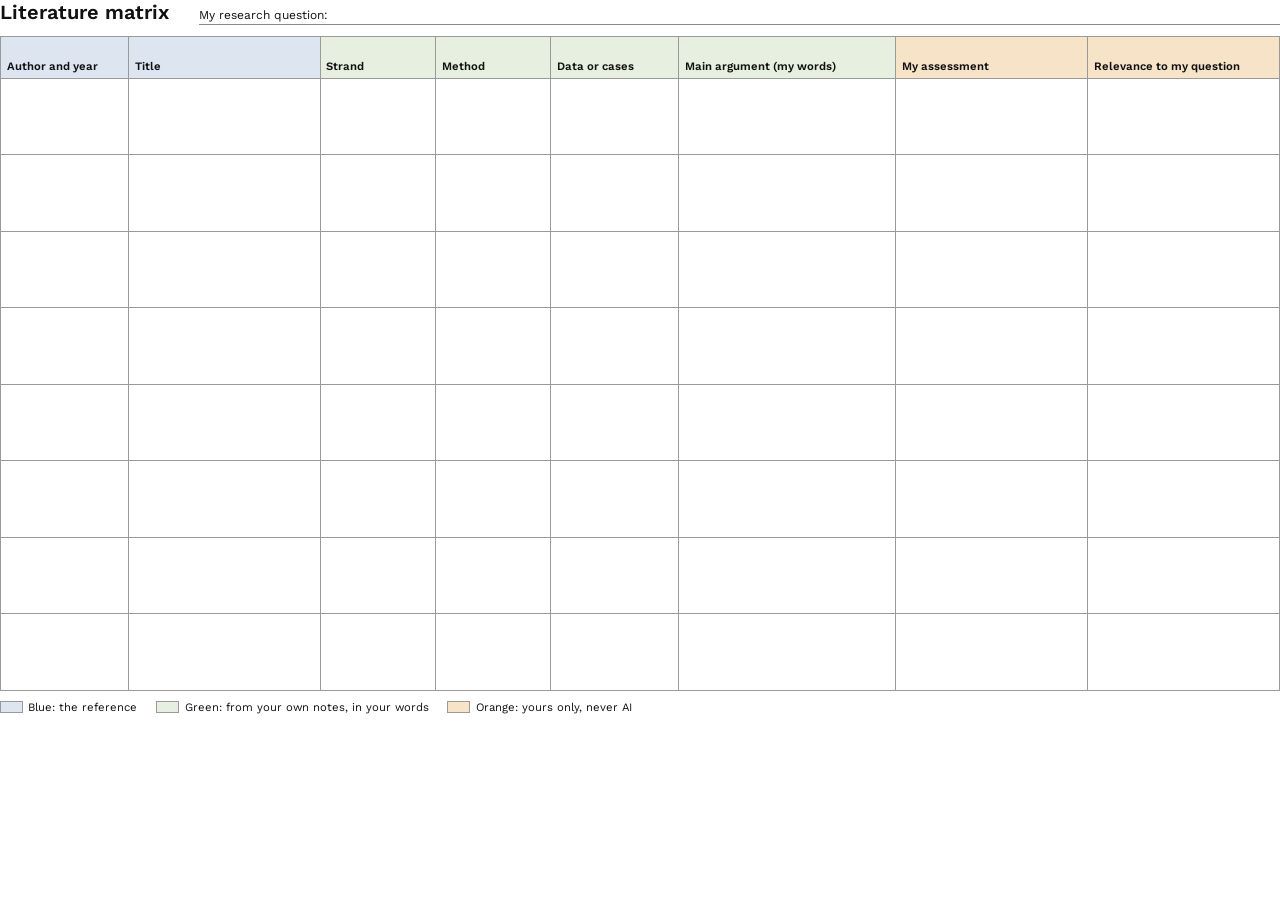
<file: print/literature-matrix-print.html>
<!doctype html>
<html lang="en">
<head>
<meta charset="utf-8">
<title>Literature matrix to print</title>
<!-- Source of downloads/literature-matrix-print.pdf. Rebuild with scripts/make-print.sh.
     Fonts come from ../assets/fonts (Work Sans, OFL), nothing from the web. -->
<link rel="stylesheet" href="../assets/fonts.css">
<style>
  @page { size: A4 landscape; margin: 10mm; }
  * { box-sizing: border-box; }
  html, body { margin: 0; padding: 0; }
  body { color: #111; font-family: "Work Sans", Arial, sans-serif; font-size: 9pt; }
  .page { display: flex; flex-direction: column; height: 189mm; }
  header { align-items: baseline; display: flex; gap: 8mm; margin-bottom: 3mm; }
  h1 { font-size: 15pt; font-weight: 600; margin: 0; white-space: nowrap; }
  .field { border-bottom: 0.3mm solid #888; flex: 1; font-size: 9pt; padding-bottom: 0.5mm; }
  table { border-collapse: collapse; flex: 1; table-layout: fixed; width: 100%; }
  th, td { border: 0.3mm solid #9a9a9a; }
  th { font-size: 8.5pt; font-weight: 600; height: 11mm; line-height: 1.2; padding: 1.2mm 1.5mm; text-align: left; vertical-align: bottom; }
  td { height: 19.5mm; }
  .ref { background: #DDE6F0; }
  .notes { background: #E6EFE0; }
  .mine { background: #F6E3C8; }
  th, .key span { -webkit-print-color-adjust: exact; print-color-adjust: exact; }
  .key { align-items: center; display: flex; flex-wrap: nowrap; font-size: 8.5pt; gap: 5mm; margin-top: 2.5mm; }
  .key span { border: 0.3mm solid #9a9a9a; display: inline-block; height: 3.2mm; margin-right: 1.5mm; vertical-align: -0.5mm; width: 6mm; }
</style>
</head>
<body>
<div class="page">
  <header>
    <h1>Literature matrix</h1>
    <div class="field">My research question:</div>
  </header>
  <table>
    <colgroup>
      <col style="width: 10%"><col style="width: 15%"><col style="width: 9%"><col style="width: 9%">
      <col style="width: 10%"><col style="width: 17%"><col style="width: 15%"><col style="width: 15%">
    </colgroup>
    <thead>
      <tr>
        <th class="ref">Author and year</th>
        <th class="ref">Title</th>
        <th class="notes">Strand</th>
        <th class="notes">Method</th>
        <th class="notes">Data or cases</th>
        <th class="notes">Main argument (my words)</th>
        <th class="mine">My assessment</th>
        <th class="mine">Relevance to my question</th>
      </tr>
    </thead>
    <tbody>
      <tr><td></td><td></td><td></td><td></td><td></td><td></td><td></td><td></td></tr>
      <tr><td></td><td></td><td></td><td></td><td></td><td></td><td></td><td></td></tr>
      <tr><td></td><td></td><td></td><td></td><td></td><td></td><td></td><td></td></tr>
      <tr><td></td><td></td><td></td><td></td><td></td><td></td><td></td><td></td></tr>
      <tr><td></td><td></td><td></td><td></td><td></td><td></td><td></td><td></td></tr>
      <tr><td></td><td></td><td></td><td></td><td></td><td></td><td></td><td></td></tr>
      <tr><td></td><td></td><td></td><td></td><td></td><td></td><td></td><td></td></tr>
      <tr><td></td><td></td><td></td><td></td><td></td><td></td><td></td><td></td></tr>
    </tbody>
  </table>
  <div class="key">
    <div><span class="ref"></span>Blue: the reference</div>
    <div><span class="notes"></span>Green: from your own notes, in your words</div>
    <div><span class="mine"></span>Orange: yours only, never AI</div>
  </div>
</div>
</body>
</html>
</file>
<file: docs/site_libs/quarto-html/tippy.css>
.tippy-box[data-animation=fade][data-state=hidden]{opacity:0}[data-tippy-root]{max-width:calc(100vw - 10px)}.tippy-box{position:relative;background-color:#333;color:#fff;border-radius:4px;font-size:14px;line-height:1.4;white-space:normal;outline:0;transition-property:transform,visibility,opacity}.tippy-box[data-placement^=top]>.tippy-arrow{bottom:0}.tippy-box[data-placement^=top]>.tippy-arrow:before{bottom:-7px;left:0;border-width:8px 8px 0;border-top-color:initial;transform-origin:center top}.tippy-box[data-placement^=bottom]>.tippy-arrow{top:0}.tippy-box[data-placement^=bottom]>.tippy-arrow:before{top:-7px;left:0;border-width:0 8px 8px;border-bottom-color:initial;transform-origin:center bottom}.tippy-box[data-placement^=left]>.tippy-arrow{right:0}.tippy-box[data-placement^=left]>.tippy-arrow:before{border-width:8px 0 8px 8px;border-left-color:initial;right:-7px;transform-origin:center left}.tippy-box[data-placement^=right]>.tippy-arrow{left:0}.tippy-box[data-placement^=right]>.tippy-arrow:before{left:-7px;border-width:8px 8px 8px 0;border-right-color:initial;transform-origin:center right}.tippy-box[data-inertia][data-state=visible]{transition-timing-function:cubic-bezier(.54,1.5,.38,1.11)}.tippy-arrow{width:16px;height:16px;color:#333}.tippy-arrow:before{content:"";position:absolute;border-color:transparent;border-style:solid}.tippy-content{position:relative;padding:5px 9px;z-index:1}
</file>
<file: docs/site_libs/quarto-html/quarto-syntax-highlighting-5de16f5e46225c21e2daa90d340bf64f.css>
/* quarto syntax highlight colors */
:root {
  --quarto-hl-al-color: #ff5555;
  --quarto-hl-an-color: #6a737d;
  --quarto-hl-at-color: #d73a49;
  --quarto-hl-bn-color: #005cc5;
  --quarto-hl-bu-color: #d73a49;
  --quarto-hl-ch-color: #032f62;
  --quarto-hl-co-color: #6a737d;
  --quarto-hl-cv-color: #6a737d;
  --quarto-hl-cn-color: #005cc5;
  --quarto-hl-cf-color: #d73a49;
  --quarto-hl-dt-color: #d73a49;
  --quarto-hl-dv-color: #005cc5;
  --quarto-hl-do-color: #6a737d;
  --quarto-hl-er-color: #ff5555;
  --quarto-hl-ex-color: #d73a49;
  --quarto-hl-fl-color: #005cc5;
  --quarto-hl-fu-color: #6f42c1;
  --quarto-hl-im-color: #032f62;
  --quarto-hl-in-color: #6a737d;
  --quarto-hl-kw-color: #d73a49;
  --quarto-hl-op-color: #24292e;
  --quarto-hl-pp-color: #d73a49;
  --quarto-hl-re-color: #6a737d;
  --quarto-hl-sc-color: #005cc5;
  --quarto-hl-ss-color: #032f62;
  --quarto-hl-st-color: #032f62;
  --quarto-hl-va-color: #e36209;
  --quarto-hl-vs-color: #032f62;
  --quarto-hl-wa-color: #ff5555;
}

/* other quarto variables */
:root {
  --quarto-font-monospace: SFMono-Regular, Menlo, Monaco, Consolas, "Liberation Mono", "Courier New", monospace;
}

/* syntax highlight based on Pandoc's rules */
pre > code.sourceCode > span {
  color: #24292e;
}

code.sourceCode > span {
  color: #24292e;
}

div.sourceCode,
div.sourceCode pre.sourceCode {
  color: #24292e;
}

/* Normal */
code span {
  color: #24292e;
}

/* Alert */
code span.al {
  font-weight: bold;
  color: #ff5555;
}

/* Annotation */
code span.an {
  color: #6a737d;
}

/* Attribute */
code span.at {
  color: #d73a49;
}

/* BaseN */
code span.bn {
  color: #005cc5;
}

/* BuiltIn */
code span.bu {
  color: #d73a49;
}

/* ControlFlow */
code span.cf {
  color: #d73a49;
}

/* Char */
code span.ch {
  color: #032f62;
}

/* Constant */
code span.cn {
  color: #005cc5;
}

/* Comment */
code span.co {
  color: #6a737d;
}

/* CommentVar */
code span.cv {
  color: #6a737d;
}

/* Documentation */
code span.do {
  color: #6a737d;
}

/* DataType */
code span.dt {
  color: #d73a49;
}

/* DecVal */
code span.dv {
  color: #005cc5;
}

/* Error */
code span.er {
  color: #ff5555;
  text-decoration: underline;
}

/* Extension */
code span.ex {
  font-weight: bold;
  color: #d73a49;
}

/* Float */
code span.fl {
  color: #005cc5;
}

/* Function */
code span.fu {
  color: #6f42c1;
}

/* Import */
code span.im {
  color: #032f62;
}

/* Information */
code span.in {
  color: #6a737d;
}

/* Keyword */
code span.kw {
  color: #d73a49;
}

/* Operator */
code span.op {
  color: #24292e;
}

/* Preprocessor */
code span.pp {
  color: #d73a49;
}

/* RegionMarker */
code span.re {
  color: #6a737d;
}

/* SpecialChar */
code span.sc {
  color: #005cc5;
}

/* SpecialString */
code span.ss {
  color: #032f62;
}

/* String */
code span.st {
  color: #032f62;
}

/* Variable */
code span.va {
  color: #e36209;
}

/* VerbatimString */
code span.vs {
  color: #032f62;
}

/* Warning */
code span.wa {
  color: #ff5555;
}

.prevent-inlining {
  content: "</";
}

/*# sourceMappingURL=23f8374238f3f91d1d7749982f748b86.css.map */
</file>
<file: docs/assets/fonts.css>
@font-face {
  font-family: 'Work Sans';
  font-style: normal;
  font-weight: 300;
  font-display: swap;
  src: url('fonts/work-sans-latin-300-normal.woff2') format('woff2');
  unicode-range: U+0000-00FF, U+0131, U+0152-0153, U+02BB-02BC, U+02C6, U+02DA, U+02DC, U+0304, U+0308, U+0329, U+2000-206F, U+20AC, U+2122, U+2191, U+2193, U+2212, U+2215, U+FEFF, U+FFFD;
}

@font-face {
  font-family: 'Work Sans';
  font-style: normal;
  font-weight: 300;
  font-display: swap;
  src: url('fonts/work-sans-latin-ext-300-normal.woff2') format('woff2');
  unicode-range: U+0100-02BA, U+02BD-02C5, U+02C7-02CC, U+02CE-02D7, U+02DD-02FF, U+0304, U+0308, U+0329, U+1D00-1DBF, U+1E00-1E9F, U+1EF2-1EFF, U+2020, U+20A0-20AB, U+20AD-20C0, U+2113, U+2C60-2C7F, U+A720-A7FF;
}

@font-face {
  font-family: 'Work Sans';
  font-style: normal;
  font-weight: 400;
  font-display: swap;
  src: url('fonts/work-sans-latin-400-normal.woff2') format('woff2');
  unicode-range: U+0000-00FF, U+0131, U+0152-0153, U+02BB-02BC, U+02C6, U+02DA, U+02DC, U+0304, U+0308, U+0329, U+2000-206F, U+20AC, U+2122, U+2191, U+2193, U+2212, U+2215, U+FEFF, U+FFFD;
}

@font-face {
  font-family: 'Work Sans';
  font-style: normal;
  font-weight: 400;
  font-display: swap;
  src: url('fonts/work-sans-latin-ext-400-normal.woff2') format('woff2');
  unicode-range: U+0100-02BA, U+02BD-02C5, U+02C7-02CC, U+02CE-02D7, U+02DD-02FF, U+0304, U+0308, U+0329, U+1D00-1DBF, U+1E00-1E9F, U+1EF2-1EFF, U+2020, U+20A0-20AB, U+20AD-20C0, U+2113, U+2C60-2C7F, U+A720-A7FF;
}

@font-face {
  font-family: 'Work Sans';
  font-style: normal;
  font-weight: 500;
  font-display: swap;
  src: url('fonts/work-sans-latin-500-normal.woff2') format('woff2');
  unicode-range: U+0000-00FF, U+0131, U+0152-0153, U+02BB-02BC, U+02C6, U+02DA, U+02DC, U+0304, U+0308, U+0329, U+2000-206F, U+20AC, U+2122, U+2191, U+2193, U+2212, U+2215, U+FEFF, U+FFFD;
}

@font-face {
  font-family: 'Work Sans';
  font-style: normal;
  font-weight: 500;
  font-display: swap;
  src: url('fonts/work-sans-latin-ext-500-normal.woff2') format('woff2');
  unicode-range: U+0100-02BA, U+02BD-02C5, U+02C7-02CC, U+02CE-02D7, U+02DD-02FF, U+0304, U+0308, U+0329, U+1D00-1DBF, U+1E00-1E9F, U+1EF2-1EFF, U+2020, U+20A0-20AB, U+20AD-20C0, U+2113, U+2C60-2C7F, U+A720-A7FF;
}

@font-face {
  font-family: 'Work Sans';
  font-style: normal;
  font-weight: 600;
  font-display: swap;
  src: url('fonts/work-sans-latin-600-normal.woff2') format('woff2');
  unicode-range: U+0000-00FF, U+0131, U+0152-0153, U+02BB-02BC, U+02C6, U+02DA, U+02DC, U+0304, U+0308, U+0329, U+2000-206F, U+20AC, U+2122, U+2191, U+2193, U+2212, U+2215, U+FEFF, U+FFFD;
}

@font-face {
  font-family: 'Work Sans';
  font-style: normal;
  font-weight: 600;
  font-display: swap;
  src: url('fonts/work-sans-latin-ext-600-normal.woff2') format('woff2');
  unicode-range: U+0100-02BA, U+02BD-02C5, U+02C7-02CC, U+02CE-02D7, U+02DD-02FF, U+0304, U+0308, U+0329, U+1D00-1DBF, U+1E00-1E9F, U+1EF2-1EFF, U+2020, U+20A0-20AB, U+20AD-20C0, U+2113, U+2C60-2C7F, U+A720-A7FF;
}

@font-face {
  font-family: 'Work Sans';
  font-style: normal;
  font-weight: 700;
  font-display: swap;
  src: url('fonts/work-sans-latin-700-normal.woff2') format('woff2');
  unicode-range: U+0000-00FF, U+0131, U+0152-0153, U+02BB-02BC, U+02C6, U+02DA, U+02DC, U+0304, U+0308, U+0329, U+2000-206F, U+20AC, U+2122, U+2191, U+2193, U+2212, U+2215, U+FEFF, U+FFFD;
}

@font-face {
  font-family: 'Work Sans';
  font-style: normal;
  font-weight: 700;
  font-display: swap;
  src: url('fonts/work-sans-latin-ext-700-normal.woff2') format('woff2');
  unicode-range: U+0100-02BA, U+02BD-02C5, U+02C7-02CC, U+02CE-02D7, U+02DD-02FF, U+0304, U+0308, U+0329, U+1D00-1DBF, U+1E00-1E9F, U+1EF2-1EFF, U+2020, U+20A0-20AB, U+20AD-20C0, U+2113, U+2C60-2C7F, U+A720-A7FF;
}
</file>
<file: assets/fonts.css>
@font-face {
  font-family: 'Work Sans';
  font-style: normal;
  font-weight: 300;
  font-display: swap;
  src: url('fonts/work-sans-latin-300-normal.woff2') format('woff2');
  unicode-range: U+0000-00FF, U+0131, U+0152-0153, U+02BB-02BC, U+02C6, U+02DA, U+02DC, U+0304, U+0308, U+0329, U+2000-206F, U+20AC, U+2122, U+2191, U+2193, U+2212, U+2215, U+FEFF, U+FFFD;
}

@font-face {
  font-family: 'Work Sans';
  font-style: normal;
  font-weight: 300;
  font-display: swap;
  src: url('fonts/work-sans-latin-ext-300-normal.woff2') format('woff2');
  unicode-range: U+0100-02BA, U+02BD-02C5, U+02C7-02CC, U+02CE-02D7, U+02DD-02FF, U+0304, U+0308, U+0329, U+1D00-1DBF, U+1E00-1E9F, U+1EF2-1EFF, U+2020, U+20A0-20AB, U+20AD-20C0, U+2113, U+2C60-2C7F, U+A720-A7FF;
}

@font-face {
  font-family: 'Work Sans';
  font-style: normal;
  font-weight: 400;
  font-display: swap;
  src: url('fonts/work-sans-latin-400-normal.woff2') format('woff2');
  unicode-range: U+0000-00FF, U+0131, U+0152-0153, U+02BB-02BC, U+02C6, U+02DA, U+02DC, U+0304, U+0308, U+0329, U+2000-206F, U+20AC, U+2122, U+2191, U+2193, U+2212, U+2215, U+FEFF, U+FFFD;
}

@font-face {
  font-family: 'Work Sans';
  font-style: normal;
  font-weight: 400;
  font-display: swap;
  src: url('fonts/work-sans-latin-ext-400-normal.woff2') format('woff2');
  unicode-range: U+0100-02BA, U+02BD-02C5, U+02C7-02CC, U+02CE-02D7, U+02DD-02FF, U+0304, U+0308, U+0329, U+1D00-1DBF, U+1E00-1E9F, U+1EF2-1EFF, U+2020, U+20A0-20AB, U+20AD-20C0, U+2113, U+2C60-2C7F, U+A720-A7FF;
}

@font-face {
  font-family: 'Work Sans';
  font-style: normal;
  font-weight: 500;
  font-display: swap;
  src: url('fonts/work-sans-latin-500-normal.woff2') format('woff2');
  unicode-range: U+0000-00FF, U+0131, U+0152-0153, U+02BB-02BC, U+02C6, U+02DA, U+02DC, U+0304, U+0308, U+0329, U+2000-206F, U+20AC, U+2122, U+2191, U+2193, U+2212, U+2215, U+FEFF, U+FFFD;
}

@font-face {
  font-family: 'Work Sans';
  font-style: normal;
  font-weight: 500;
  font-display: swap;
  src: url('fonts/work-sans-latin-ext-500-normal.woff2') format('woff2');
  unicode-range: U+0100-02BA, U+02BD-02C5, U+02C7-02CC, U+02CE-02D7, U+02DD-02FF, U+0304, U+0308, U+0329, U+1D00-1DBF, U+1E00-1E9F, U+1EF2-1EFF, U+2020, U+20A0-20AB, U+20AD-20C0, U+2113, U+2C60-2C7F, U+A720-A7FF;
}

@font-face {
  font-family: 'Work Sans';
  font-style: normal;
  font-weight: 600;
  font-display: swap;
  src: url('fonts/work-sans-latin-600-normal.woff2') format('woff2');
  unicode-range: U+0000-00FF, U+0131, U+0152-0153, U+02BB-02BC, U+02C6, U+02DA, U+02DC, U+0304, U+0308, U+0329, U+2000-206F, U+20AC, U+2122, U+2191, U+2193, U+2212, U+2215, U+FEFF, U+FFFD;
}

@font-face {
  font-family: 'Work Sans';
  font-style: normal;
  font-weight: 600;
  font-display: swap;
  src: url('fonts/work-sans-latin-ext-600-normal.woff2') format('woff2');
  unicode-range: U+0100-02BA, U+02BD-02C5, U+02C7-02CC, U+02CE-02D7, U+02DD-02FF, U+0304, U+0308, U+0329, U+1D00-1DBF, U+1E00-1E9F, U+1EF2-1EFF, U+2020, U+20A0-20AB, U+20AD-20C0, U+2113, U+2C60-2C7F, U+A720-A7FF;
}

@font-face {
  font-family: 'Work Sans';
  font-style: normal;
  font-weight: 700;
  font-display: swap;
  src: url('fonts/work-sans-latin-700-normal.woff2') format('woff2');
  unicode-range: U+0000-00FF, U+0131, U+0152-0153, U+02BB-02BC, U+02C6, U+02DA, U+02DC, U+0304, U+0308, U+0329, U+2000-206F, U+20AC, U+2122, U+2191, U+2193, U+2212, U+2215, U+FEFF, U+FFFD;
}

@font-face {
  font-family: 'Work Sans';
  font-style: normal;
  font-weight: 700;
  font-display: swap;
  src: url('fonts/work-sans-latin-ext-700-normal.woff2') format('woff2');
  unicode-range: U+0100-02BA, U+02BD-02C5, U+02C7-02CC, U+02CE-02D7, U+02DD-02FF, U+0304, U+0308, U+0329, U+1D00-1DBF, U+1E00-1E9F, U+1EF2-1EFF, U+2020, U+20A0-20AB, U+20AD-20C0, U+2113, U+2C60-2C7F, U+A720-A7FF;
}
</file>
